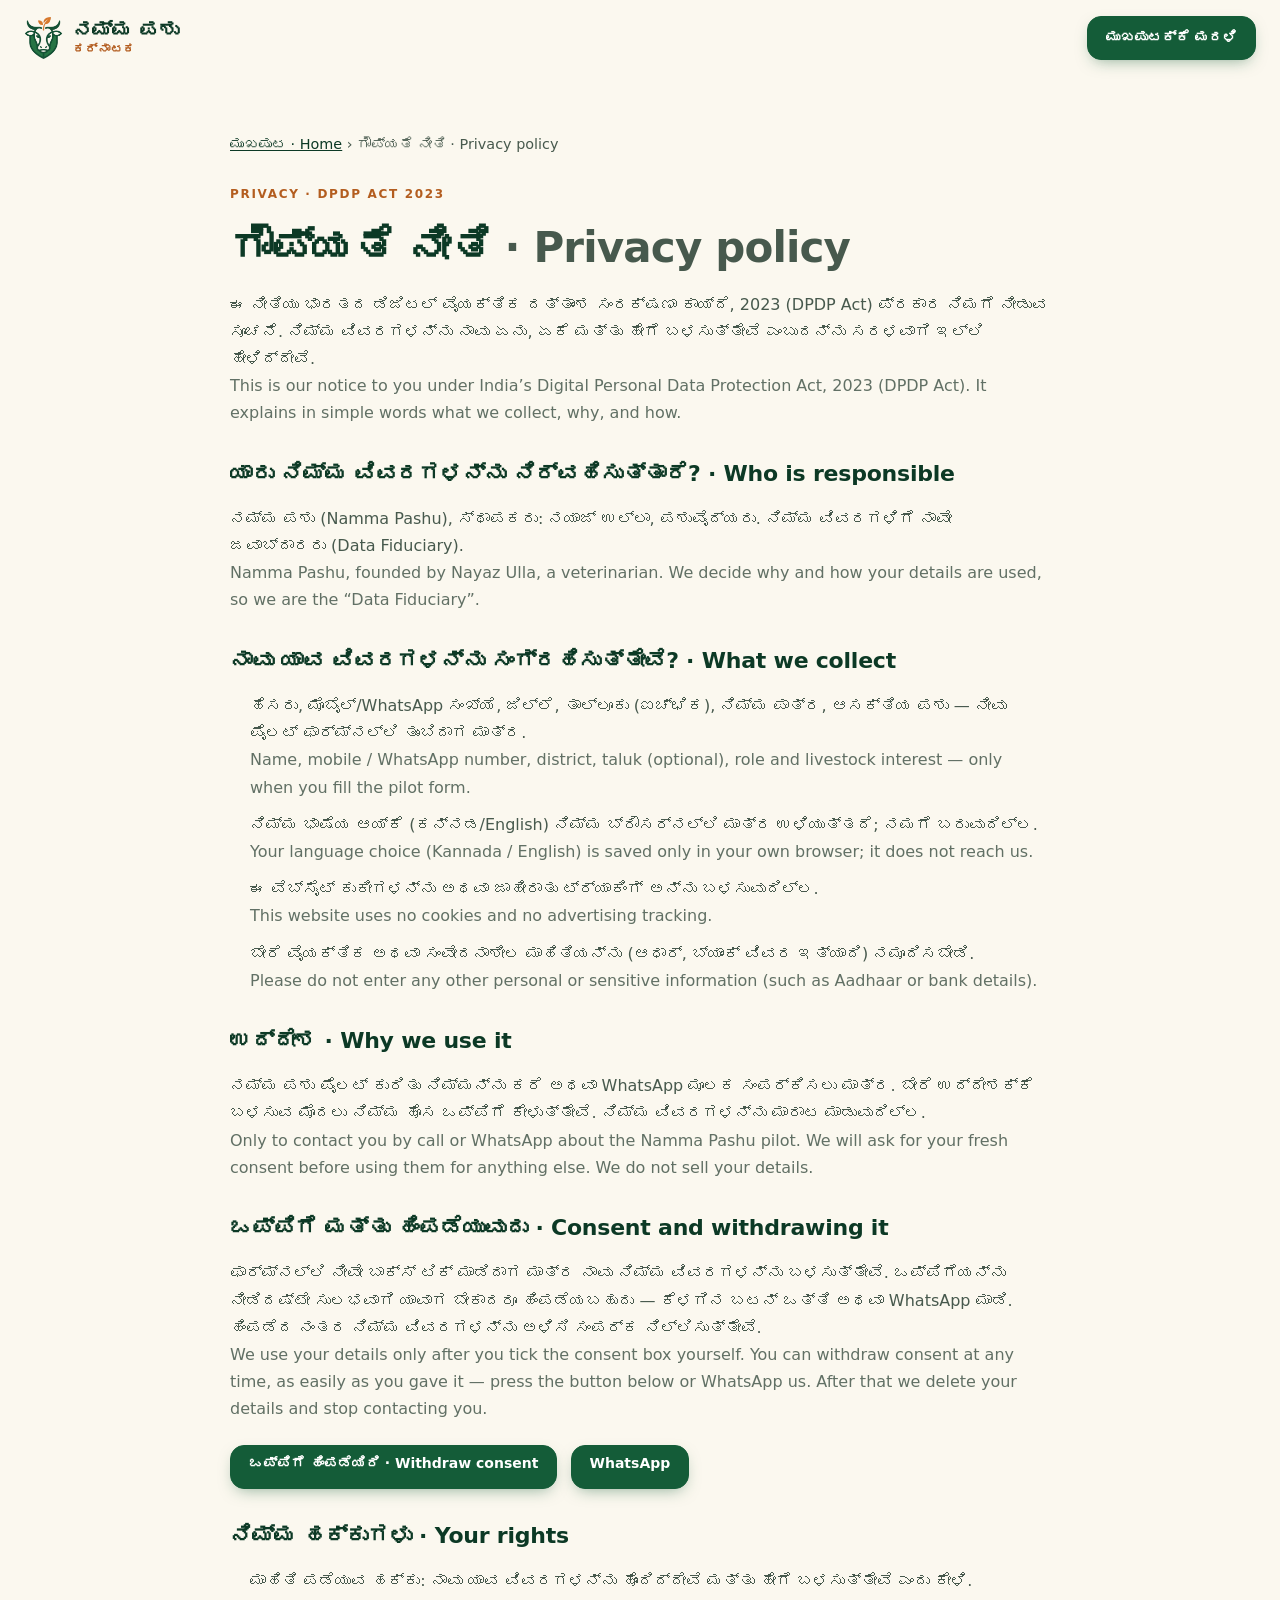
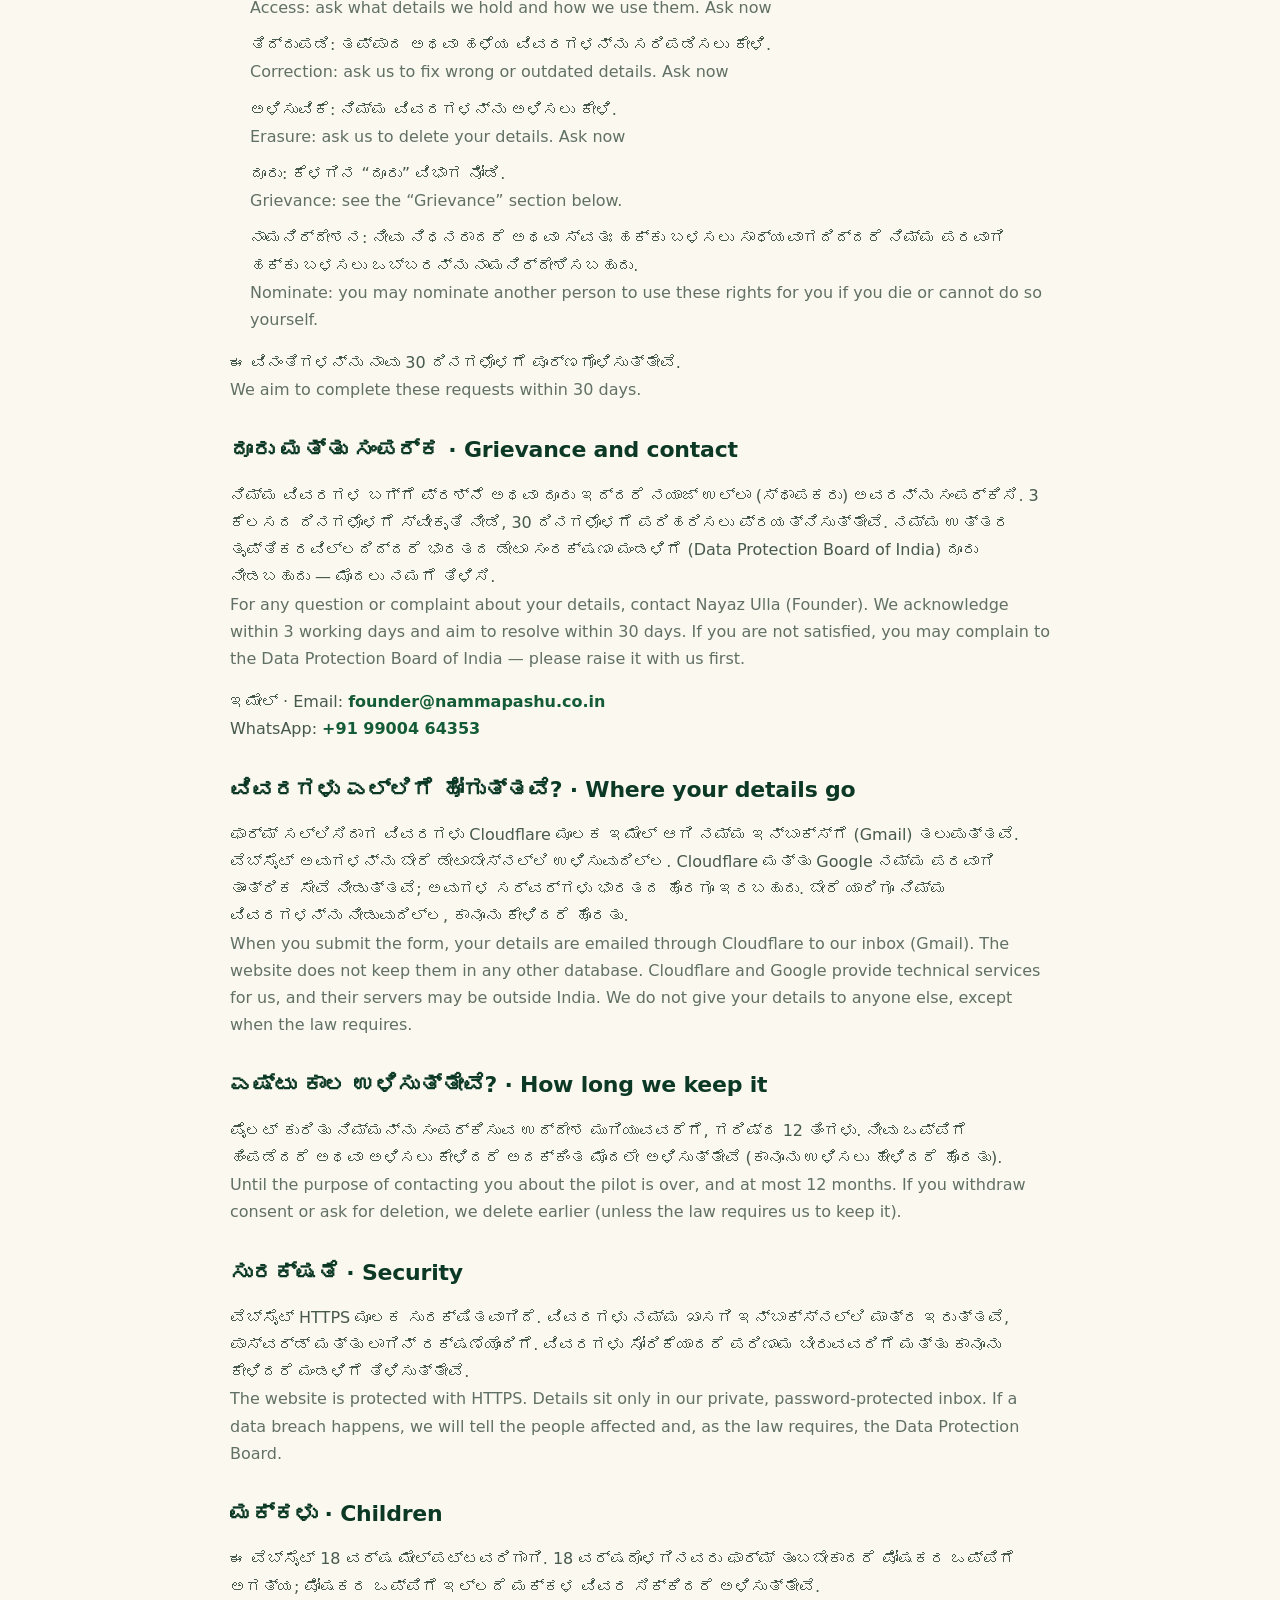
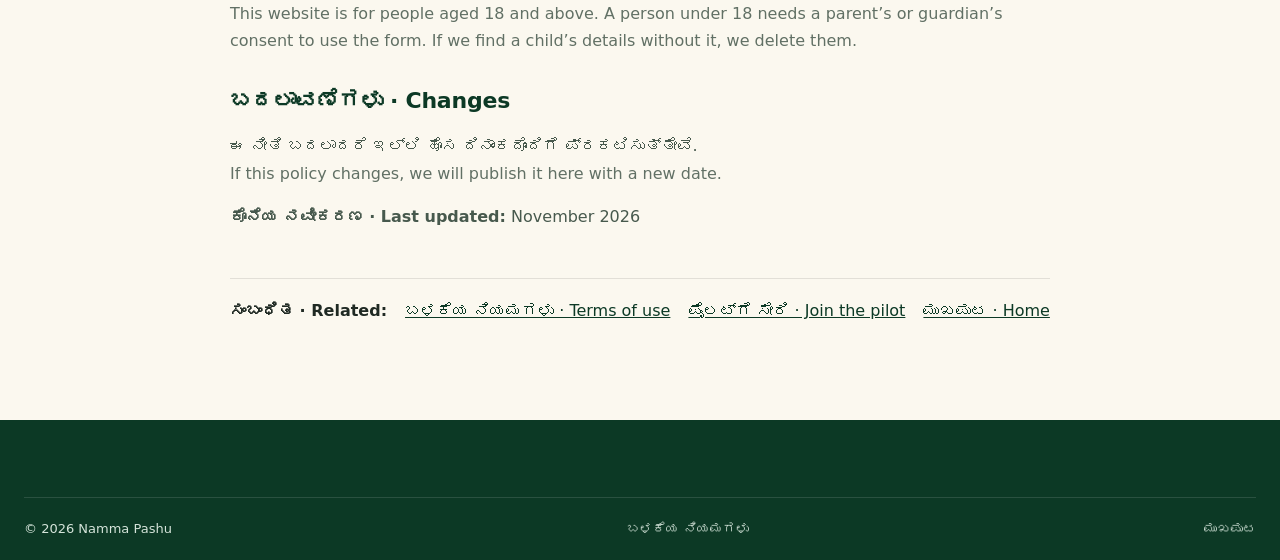
<file: privacy.html>
<!doctype html><html lang="kn"><head><meta charset="utf-8"><meta name="viewport" content="width=device-width,initial-scale=1"><title>ಗೌಪ್ಯತೆ ನೀತಿ | ನಮ್ಮ ಪಶು</title><meta name="description" content="Namma Pashu privacy notice under India’s DPDP Act 2023: what we collect, why, your rights, how to withdraw consent or delete your details. ನಮ್ಮ ಪಶು ಗೌಪ್ಯತೆ ನೀತಿ."><link rel="canonical" href="https://nammapashu.co.in/privacy"><link rel="manifest" href="/site.webmanifest"><meta property="og:type" content="website"><meta property="og:title" content="ಗೌಪ್ಯತೆ ನೀತಿ | ನಮ್ಮ ಪಶು"><meta property="og:description" content="Namma Pashu privacy policy: what details we collect through the pilot form, why, and how to ask us to delete them. ನಮ್ಮ ಪಶು ಗೌಪ್ಯತೆ ನೀತಿ."><meta property="og:url" content="https://nammapashu.co.in/privacy"><meta property="og:image" content="https://nammapashu.co.in/og-image.jpg"><meta name="twitter:card" content="summary_large_image"><script type="application/ld+json">{"@context":"https://schema.org","@type":"BreadcrumbList","itemListElement":[{"@type":"ListItem","position":1,"name":"Home","item":"https://nammapashu.co.in/"},{"@type":"ListItem","position":2,"name":"Privacy policy","item":"https://nammapashu.co.in/privacy"}]}</script><link rel="icon" href="/favicon.ico" sizes="any"><link rel="icon" href="/favicon-32.png" type="image/png" sizes="32x32"><link rel="apple-touch-icon" href="/apple-touch-icon.png"><link rel="stylesheet" href="/styles.css"></head><body><header class="site-header"><a class="brand" href="/"><span class="brand-mark"><img src="/assets/logo-icon.png" alt="" width="39" height="44"></span><span class="brand-copy"><strong>ನಮ್ಮ ಪಶು</strong><small>ಕರ್ನಾಟಕ</small></span></a><a class="button button-small" href="/">ಮುಖಪುಟಕ್ಕೆ ಮರಳಿ</a></header><main class="section section-wrap legal"><nav class="crumbs" aria-label="Breadcrumb"><a href="/">ಮುಖಪುಟ · Home</a> <span aria-hidden="true">›</span> <span aria-current="page">ಗೌಪ್ಯತೆ ನೀತಿ · Privacy policy</span></nav><span class="section-kicker">PRIVACY · DPDP ACT 2023</span><h1>ಗೌಪ್ಯತೆ ನೀತಿ <span style="font-weight:600;color:var(--ink-2)">· Privacy policy</span></h1>
<p>ಈ ನೀತಿಯು ಭಾರತದ ಡಿಜಿಟಲ್ ವೈಯಕ್ತಿಕ ದತ್ತಾಂಶ ಸಂರಕ್ಷಣಾ ಕಾಯ್ದೆ, 2023 (DPDP Act) ಪ್ರಕಾರ ನಿಮಗೆ ನೀಡುವ ಸೂಚನೆ. ನಿಮ್ಮ ವಿವರಗಳನ್ನು ನಾವು ಏನು, ಏಕೆ ಮತ್ತು ಹೇಗೆ ಬಳಸುತ್ತೇವೆ ಎಂಬುದನ್ನು ಸರಳವಾಗಿ ಇಲ್ಲಿ ಹೇಳಿದ್ದೇವೆ.<br><em>This is our notice to you under India’s Digital Personal Data Protection Act, 2023 (DPDP Act). It explains in simple words what we collect, why, and how.</em></p>
<h2 id="who">ಯಾರು ನಿಮ್ಮ ವಿವರಗಳನ್ನು ನಿರ್ವಹಿಸುತ್ತಾರೆ? · Who is responsible</h2><p>ನಮ್ಮ ಪಶು (Namma Pashu), ಸ್ಥಾಪಕರು: ನಯಾಜ್ ಉಲ್ಲಾ, ಪಶುವೈದ್ಯರು. ನಿಮ್ಮ ವಿವರಗಳಿಗೆ ನಾವೇ ಜವಾಬ್ದಾರರು (Data Fiduciary).<br><em>Namma Pashu, founded by Nayaz Ulla, a veterinarian. We decide why and how your details are used, so we are the “Data Fiduciary”.</em></p>
<h2 id="data">ನಾವು ಯಾವ ವಿವರಗಳನ್ನು ಸಂಗ್ರಹಿಸುತ್ತೇವೆ? · What we collect</h2><ul><li>ಹೆಸರು, ಮೊಬೈಲ್/WhatsApp ಸಂಖ್ಯೆ, ಜಿಲ್ಲೆ, ತಾಲ್ಲೂಕು (ಐಚ್ಛಿಕ), ನಿಮ್ಮ ಪಾತ್ರ, ಆಸಕ್ತಿಯ ಪಶು — ನೀವು ಪೈಲಟ್ ಫಾರ್ಮ್‌ನಲ್ಲಿ ತುಂಬಿದಾಗ ಮಾತ್ರ.<br><em>Name, mobile / WhatsApp number, district, taluk (optional), role and livestock interest — only when you fill the pilot form.</em></li><li>ನಿಮ್ಮ ಭಾಷೆಯ ಆಯ್ಕೆ (ಕನ್ನಡ/English) ನಿಮ್ಮ ಬ್ರೌಸರ್‌ನಲ್ಲಿ ಮಾತ್ರ ಉಳಿಯುತ್ತದೆ; ನಮಗೆ ಬರುವುದಿಲ್ಲ.<br><em>Your language choice (Kannada / English) is saved only in your own browser; it does not reach us.</em></li><li>ಈ ವೆಬ್‌ಸೈಟ್ ಕುಕೀಗಳನ್ನು ಅಥವಾ ಜಾಹೀರಾತು ಟ್ರ್ಯಾಕಿಂಗ್ ಅನ್ನು ಬಳಸುವುದಿಲ್ಲ.<br><em>This website uses no cookies and no advertising tracking.</em></li><li>ಬೇರೆ ವೈಯಕ್ತಿಕ ಅಥವಾ ಸಂವೇದನಾಶೀಲ ಮಾಹಿತಿಯನ್ನು (ಆಧಾರ್, ಬ್ಯಾಂಕ್ ವಿವರ ಇತ್ಯಾದಿ) ನಮೂದಿಸಬೇಡಿ.<br><em>Please do not enter any other personal or sensitive information (such as Aadhaar or bank details).</em></li></ul>
<h2 id="purpose">ಉದ್ದೇಶ · Why we use it</h2><p>ನಮ್ಮ ಪಶು ಪೈಲಟ್ ಕುರಿತು ನಿಮ್ಮನ್ನು ಕರೆ ಅಥವಾ WhatsApp ಮೂಲಕ ಸಂಪರ್ಕಿಸಲು ಮಾತ್ರ. ಬೇರೆ ಉದ್ದೇಶಕ್ಕೆ ಬಳಸುವ ಮೊದಲು ನಿಮ್ಮ ಹೊಸ ಒಪ್ಪಿಗೆ ಕೇಳುತ್ತೇವೆ. ನಿಮ್ಮ ವಿವರಗಳನ್ನು ಮಾರಾಟ ಮಾಡುವುದಿಲ್ಲ.<br><em>Only to contact you by call or WhatsApp about the Namma Pashu pilot. We will ask for your fresh consent before using them for anything else. We do not sell your details.</em></p>
<h2 id="consent">ಒಪ್ಪಿಗೆ ಮತ್ತು ಹಿಂಪಡೆಯುವುದು · Consent and withdrawing it</h2><p>ಫಾರ್ಮ್‌ನಲ್ಲಿ ನೀವೇ ಬಾಕ್ಸ್ ಟಿಕ್ ಮಾಡಿದಾಗ ಮಾತ್ರ ನಾವು ನಿಮ್ಮ ವಿವರಗಳನ್ನು ಬಳಸುತ್ತೇವೆ. ಒಪ್ಪಿಗೆಯನ್ನು ನೀಡಿದಷ್ಟೇ ಸುಲಭವಾಗಿ ಯಾವಾಗ ಬೇಕಾದರೂ ಹಿಂಪಡೆಯಬಹುದು — ಕೆಳಗಿನ ಬಟನ್ ಒತ್ತಿ ಅಥವಾ WhatsApp ಮಾಡಿ. ಹಿಂಪಡೆದ ನಂತರ ನಿಮ್ಮ ವಿವರಗಳನ್ನು ಅಳಿಸಿ ಸಂಪರ್ಕ ನಿಲ್ಲಿಸುತ್ತೇವೆ.<br><em>We use your details only after you tick the consent box yourself. You can withdraw consent at any time, as easily as you gave it — press the button below or WhatsApp us. After that we delete your details and stop contacting you.</em></p><p><a class="button button-small" style="display:inline-block;margin:6px 8px 0 0" href="mailto:founder@nammapashu.co.in?subject=Withdraw%20consent%20/%20Delete%20my%20details&body=Name:%0AMobile%20number%20I%20gave:%0APlease%20delete%20my%20details%20and%20stop%20contacting%20me.">ಒಪ್ಪಿಗೆ ಹಿಂಪಡೆಯಿರಿ · Withdraw consent</a> <a class="button button-small" style="display:inline-block;margin:6px 8px 0 0" href="https://wa.me/919900464353?text=Please%20delete%20my%20details%20and%20stop%20contacting%20me.">WhatsApp</a></p>
<h2 id="rights">ನಿಮ್ಮ ಹಕ್ಕುಗಳು · Your rights</h2><ul><li>ಮಾಹಿತಿ ಪಡೆಯುವ ಹಕ್ಕು: ನಾವು ಯಾವ ವಿವರಗಳನ್ನು ಹೊಂದಿದ್ದೇವೆ ಮತ್ತು ಹೇಗೆ ಬಳಸುತ್ತೇವೆ ಎಂದು ಕೇಳಿ.<br><em>Access: ask what details we hold and how we use them. <a href="mailto:founder@nammapashu.co.in?subject=Access%20my%20details&body=Name:%0AMobile%20number%20I%20gave:%0APlease%20tell%20me%20what%20details%20of%20mine%20you%20hold%20and%20how%20you%20use%20them.">Ask now</a></em></li><li>ತಿದ್ದುಪಡಿ: ತಪ್ಪಾದ ಅಥವಾ ಹಳೆಯ ವಿವರಗಳನ್ನು ಸರಿಪಡಿಸಲು ಕೇಳಿ.<br><em>Correction: ask us to fix wrong or outdated details. <a href="mailto:founder@nammapashu.co.in?subject=Correct%20my%20details&body=Name:%0AMobile%20number%20I%20gave:%0APlease%20correct%20my%20details%20as%20follows:%0A">Ask now</a></em></li><li>ಅಳಿಸುವಿಕೆ: ನಿಮ್ಮ ವಿವರಗಳನ್ನು ಅಳಿಸಲು ಕೇಳಿ.<br><em>Erasure: ask us to delete your details. <a href="mailto:founder@nammapashu.co.in?subject=Withdraw%20consent%20/%20Delete%20my%20details&body=Name:%0AMobile%20number%20I%20gave:%0APlease%20delete%20my%20details%20and%20stop%20contacting%20me.">Ask now</a></em></li><li>ದೂರು: ಕೆಳಗಿನ “ದೂರು” ವಿಭಾಗ ನೋಡಿ.<br><em>Grievance: see the “Grievance” section below.</em></li><li>ನಾಮನಿರ್ದೇಶನ: ನೀವು ನಿಧನರಾದರೆ ಅಥವಾ ಸ್ವತಃ ಹಕ್ಕು ಬಳಸಲು ಸಾಧ್ಯವಾಗದಿದ್ದರೆ ನಿಮ್ಮ ಪರವಾಗಿ ಹಕ್ಕು ಬಳಸಲು ಒಬ್ಬರನ್ನು ನಾಮನಿರ್ದೇಶಿಸಬಹುದು.<br><em>Nominate: you may nominate another person to use these rights for you if you die or cannot do so yourself.</em></li></ul>
<p>ಈ ವಿನಂತಿಗಳನ್ನು ನಾವು 30 ದಿನಗಳೊಳಗೆ ಪೂರ್ಣಗೊಳಿಸುತ್ತೇವೆ.<br><em>We aim to complete these requests within 30 days.</em></p>
<h2 id="grievance">ದೂರು ಮತ್ತು ಸಂಪರ್ಕ · Grievance and contact</h2><p>ನಿಮ್ಮ ವಿವರಗಳ ಬಗ್ಗೆ ಪ್ರಶ್ನೆ ಅಥವಾ ದೂರು ಇದ್ದರೆ ನಯಾಜ್ ಉಲ್ಲಾ (ಸ್ಥಾಪಕರು) ಅವರನ್ನು ಸಂಪರ್ಕಿಸಿ. 3 ಕೆಲಸದ ದಿನಗಳೊಳಗೆ ಸ್ವೀಕೃತಿ ನೀಡಿ, 30 ದಿನಗಳೊಳಗೆ ಪರಿಹರಿಸಲು ಪ್ರಯತ್ನಿಸುತ್ತೇವೆ. ನಮ್ಮ ಉತ್ತರ ತೃಪ್ತಿಕರವಿಲ್ಲದಿದ್ದರೆ ಭಾರತದ ಡೇಟಾ ಸಂರಕ್ಷಣಾ ಮಂಡಳಿಗೆ (Data Protection Board of India) ದೂರು ನೀಡಬಹುದು — ಮೊದಲು ನಮಗೆ ತಿಳಿಸಿ.<br><em>For any question or complaint about your details, contact Nayaz Ulla (Founder). We acknowledge within 3 working days and aim to resolve within 30 days. If you are not satisfied, you may complain to the Data Protection Board of India — please raise it with us first.</em></p><p>ಇಮೇಲ್ · Email: <a href="mailto:founder@nammapashu.co.in?subject=Grievance%20about%20my%20personal%20data&body=Name:%0AMobile%20number%20I%20gave:%0AMy%20complaint:%0A" style="color:var(--green);font-weight:700">founder@nammapashu.co.in</a><br>WhatsApp: <a href="https://wa.me/919900464353" style="color:var(--green);font-weight:700">+91 99004 64353</a></p>
<h2 id="sharing">ವಿವರಗಳು ಎಲ್ಲಿಗೆ ಹೋಗುತ್ತವೆ? · Where your details go</h2><p>ಫಾರ್ಮ್ ಸಲ್ಲಿಸಿದಾಗ ವಿವರಗಳು Cloudflare ಮೂಲಕ ಇಮೇಲ್ ಆಗಿ ನಮ್ಮ ಇನ್‌ಬಾಕ್ಸ್‌ಗೆ (Gmail) ತಲುಪುತ್ತವೆ. ವೆಬ್‌ಸೈಟ್ ಅವುಗಳನ್ನು ಬೇರೆ ಡೇಟಾಬೇಸ್‌ನಲ್ಲಿ ಉಳಿಸುವುದಿಲ್ಲ. Cloudflare ಮತ್ತು Google ನಮ್ಮ ಪರವಾಗಿ ತಾಂತ್ರಿಕ ಸೇವೆ ನೀಡುತ್ತವೆ; ಅವುಗಳ ಸರ್ವರ್‌ಗಳು ಭಾರತದ ಹೊರಗೂ ಇರಬಹುದು. ಬೇರೆ ಯಾರಿಗೂ ನಿಮ್ಮ ವಿವರಗಳನ್ನು ನೀಡುವುದಿಲ್ಲ, ಕಾನೂನು ಕೇಳಿದರೆ ಹೊರತು.<br><em>When you submit the form, your details are emailed through Cloudflare to our inbox (Gmail). The website does not keep them in any other database. Cloudflare and Google provide technical services for us, and their servers may be outside India. We do not give your details to anyone else, except when the law requires.</em></p>
<h2 id="retention">ಎಷ್ಟು ಕಾಲ ಉಳಿಸುತ್ತೇವೆ? · How long we keep it</h2><p>ಪೈಲಟ್ ಕುರಿತು ನಿಮ್ಮನ್ನು ಸಂಪರ್ಕಿಸುವ ಉದ್ದೇಶ ಮುಗಿಯುವವರೆಗೆ, ಗರಿಷ್ಠ 12 ತಿಂಗಳು. ನೀವು ಒಪ್ಪಿಗೆ ಹಿಂಪಡೆದರೆ ಅಥವಾ ಅಳಿಸಲು ಕೇಳಿದರೆ ಅದಕ್ಕಿಂತ ಮೊದಲೇ ಅಳಿಸುತ್ತೇವೆ (ಕಾನೂನು ಉಳಿಸಲು ಹೇಳಿದರೆ ಹೊರತು).<br><em>Until the purpose of contacting you about the pilot is over, and at most 12 months. If you withdraw consent or ask for deletion, we delete earlier (unless the law requires us to keep it).</em></p>
<h2 id="security">ಸುರಕ್ಷತೆ · Security</h2><p>ವೆಬ್‌ಸೈಟ್ HTTPS ಮೂಲಕ ಸುರಕ್ಷಿತವಾಗಿದೆ. ವಿವರಗಳು ನಮ್ಮ ಖಾಸಗಿ ಇನ್‌ಬಾಕ್ಸ್‌ನಲ್ಲಿ ಮಾತ್ರ ಇರುತ್ತವೆ, ಪಾಸ್‌ವರ್ಡ್ ಮತ್ತು ಲಾಗಿನ್ ರಕ್ಷಣೆಯೊಂದಿಗೆ. ವಿವರಗಳು ಸೋರಿಕೆಯಾದರೆ ಪರಿಣಾಮ ಬೀರುವವರಿಗೆ ಮತ್ತು ಕಾನೂನು ಕೇಳಿದರೆ ಮಂಡಳಿಗೆ ತಿಳಿಸುತ್ತೇವೆ.<br><em>The website is protected with HTTPS. Details sit only in our private, password-protected inbox. If a data breach happens, we will tell the people affected and, as the law requires, the Data Protection Board.</em></p>
<h2 id="children">ಮಕ್ಕಳು · Children</h2><p>ಈ ವೆಬ್‌ಸೈಟ್ 18 ವರ್ಷ ಮೇಲ್ಪಟ್ಟವರಿಗಾಗಿ. 18 ವರ್ಷದೊಳಗಿನವರು ಫಾರ್ಮ್ ತುಂಬಬೇಕಾದರೆ ಪೋಷಕರ ಒಪ್ಪಿಗೆ ಅಗತ್ಯ; ಪೋಷಕರ ಒಪ್ಪಿಗೆ ಇಲ್ಲದೆ ಮಕ್ಕಳ ವಿವರ ಸಿಕ್ಕಿದರೆ ಅಳಿಸುತ್ತೇವೆ.<br><em>This website is for people aged 18 and above. A person under 18 needs a parent’s or guardian’s consent to use the form. If we find a child’s details without it, we delete them.</em></p>
<h2 id="changes">ಬದಲಾವಣೆಗಳು · Changes</h2><p>ಈ ನೀತಿ ಬದಲಾದರೆ ಇಲ್ಲಿ ಹೊಸ ದಿನಾಂಕದೊಂದಿಗೆ ಪ್ರಕಟಿಸುತ್ತೇವೆ.<br><em>If this policy changes, we will publish it here with a new date.</em></p>
<p><strong>ಕೊನೆಯ ನವೀಕರಣ · Last updated:</strong> November 2026</p><nav class="related" aria-label="Related"><strong>ಸಂಬಂಧಿತ · Related:</strong> <a href="/terms">ಬಳಕೆಯ ನಿಯಮಗಳು · Terms of use</a> <a href="/#pilot">ಪೈಲಟ್‌ಗೆ ಸೇರಿ · Join the pilot</a> <a href="/">ಮುಖಪುಟ · Home</a></nav></main><footer class="site-footer"><div class="footer-bottom section-wrap"><span>© 2026 Namma Pashu</span><a href="/terms">ಬಳಕೆಯ ನಿಯಮಗಳು</a><a href="/">ಮುಖಪುಟ</a></div></footer></body></html>
</file>
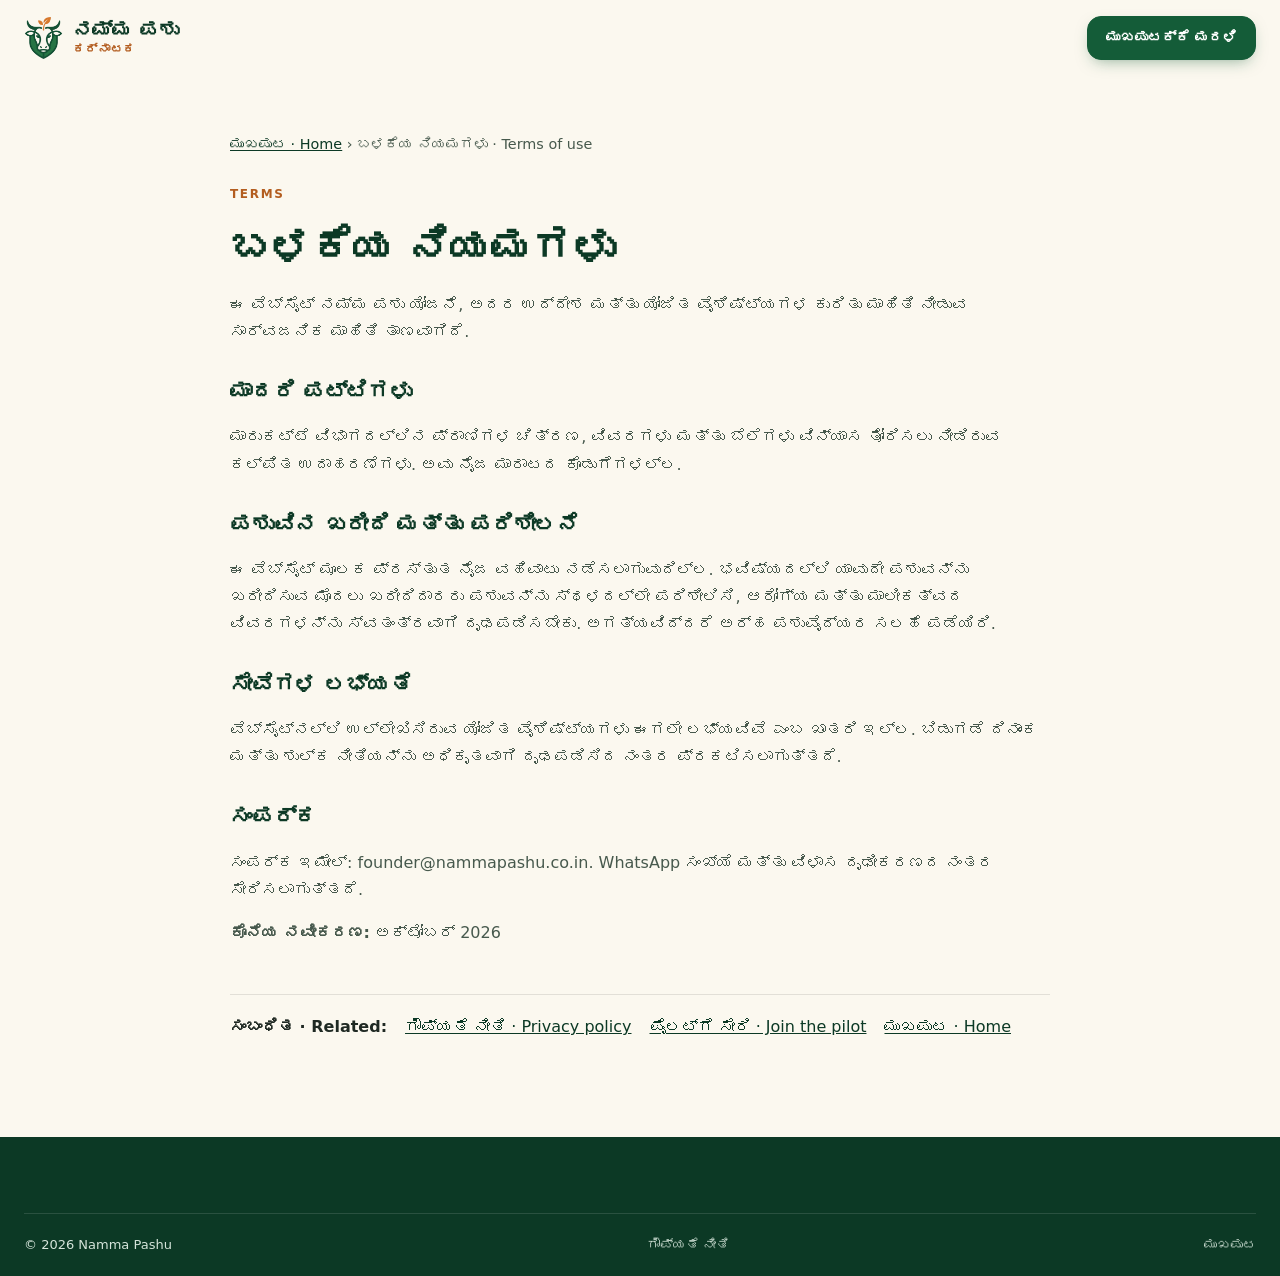
<file: terms.html>
<!doctype html><html lang="kn"><head><meta charset="utf-8"><meta name="viewport" content="width=device-width,initial-scale=1"><title>ಬಳಕೆಯ ನಿಯಮಗಳು | ನಮ್ಮ ಪಶು</title><meta name="description" content="Terms of use for the Namma Pashu website and pilot: planned services, sample listings and your responsibilities. ನಮ್ಮ ಪಶು ಬಳಕೆಯ ನಿಯಮಗಳು."><link rel="canonical" href="https://nammapashu.co.in/terms"><link rel="manifest" href="/site.webmanifest"><meta property="og:type" content="website"><meta property="og:title" content="ಬಳಕೆಯ ನಿಯಮಗಳು | ನಮ್ಮ ಪಶು"><meta property="og:description" content="Terms of use for the Namma Pashu website and pilot: planned services, sample listings and your responsibilities. ನಮ್ಮ ಪಶು ಬಳಕೆಯ ನಿಯಮಗಳು."><meta property="og:url" content="https://nammapashu.co.in/terms"><meta property="og:image" content="https://nammapashu.co.in/og-image.jpg"><meta name="twitter:card" content="summary_large_image"><script type="application/ld+json">{"@context":"https://schema.org","@type":"BreadcrumbList","itemListElement":[{"@type":"ListItem","position":1,"name":"Home","item":"https://nammapashu.co.in/"},{"@type":"ListItem","position":2,"name":"Terms of use","item":"https://nammapashu.co.in/terms"}]}</script><link rel="icon" href="/favicon.ico" sizes="any"><link rel="icon" href="/favicon-32.png" type="image/png" sizes="32x32"><link rel="apple-touch-icon" href="/apple-touch-icon.png"><link rel="stylesheet" href="/styles.css"></head><body><header class="site-header"><a class="brand" href="/"><span class="brand-mark"><img src="/assets/logo-icon.png" alt="" width="39" height="44"></span><span class="brand-copy"><strong>ನಮ್ಮ ಪಶು</strong><small>ಕರ್ನಾಟಕ</small></span></a><a class="button button-small" href="/">ಮುಖಪುಟಕ್ಕೆ ಮರಳಿ</a></header><main class="section section-wrap legal"><nav class="crumbs" aria-label="Breadcrumb"><a href="/">ಮುಖಪುಟ · Home</a> <span aria-hidden="true">›</span> <span aria-current="page">ಬಳಕೆಯ ನಿಯಮಗಳು · Terms of use</span></nav><span class="section-kicker">TERMS</span><h1>ಬಳಕೆಯ ನಿಯಮಗಳು</h1><p>ಈ ವೆಬ್‌ಸೈಟ್ ನಮ್ಮ ಪಶು ಯೋಜನೆ, ಅದರ ಉದ್ದೇಶ ಮತ್ತು ಯೋಜಿತ ವೈಶಿಷ್ಟ್ಯಗಳ ಕುರಿತು ಮಾಹಿತಿ ನೀಡುವ ಸಾರ್ವಜನಿಕ ಮಾಹಿತಿ ತಾಣವಾಗಿದೆ.</p><h2>ಮಾದರಿ ಪಟ್ಟಿಗಳು</h2><p>ಮಾರುಕಟ್ಟೆ ವಿಭಾಗದಲ್ಲಿನ ಪ್ರಾಣಿಗಳ ಚಿತ್ರಣ, ವಿವರಗಳು ಮತ್ತು ಬೆಲೆಗಳು ವಿನ್ಯಾಸ ತೋರಿಸಲು ನೀಡಿರುವ ಕಲ್ಪಿತ ಉದಾಹರಣೆಗಳು. ಅವು ನೈಜ ಮಾರಾಟದ ಕೊಡುಗೆಗಳಲ್ಲ.</p><h2>ಪಶುವಿನ ಖರೀದಿ ಮತ್ತು ಪರಿಶೀಲನೆ</h2><p>ಈ ವೆಬ್‌ಸೈಟ್ ಮೂಲಕ ಪ್ರಸ್ತುತ ನೈಜ ವಹಿವಾಟು ನಡೆಸಲಾಗುವುದಿಲ್ಲ. ಭವಿಷ್ಯದಲ್ಲಿ ಯಾವುದೇ ಪಶುವನ್ನು ಖರೀದಿಸುವ ಮೊದಲು ಖರೀದಿದಾರರು ಪಶುವನ್ನು ಸ್ಥಳದಲ್ಲೇ ಪರಿಶೀಲಿಸಿ, ಆರೋಗ್ಯ ಮತ್ತು ಮಾಲೀಕತ್ವದ ವಿವರಗಳನ್ನು ಸ್ವತಂತ್ರವಾಗಿ ದೃಢಪಡಿಸಬೇಕು. ಅಗತ್ಯವಿದ್ದರೆ ಅರ್ಹ ಪಶುವೈದ್ಯರ ಸಲಹೆ ಪಡೆಯಿರಿ.</p><h2>ಸೇವೆಗಳ ಲಭ್ಯತೆ</h2><p>ವೆಬ್‌ಸೈಟ್‌ನಲ್ಲಿ ಉಲ್ಲೇಖಿಸಿರುವ ಯೋಜಿತ ವೈಶಿಷ್ಟ್ಯಗಳು ಈಗಲೇ ಲಭ್ಯವಿವೆ ಎಂಬ ಖಾತರಿ ಇಲ್ಲ. ಬಿಡುಗಡೆ ದಿನಾಂಕ ಮತ್ತು ಶುಲ್ಕ ನೀತಿಯನ್ನು ಅಧಿಕೃತವಾಗಿ ದೃಢಪಡಿಸಿದ ನಂತರ ಪ್ರಕಟಿಸಲಾಗುತ್ತದೆ.</p><h2>ಸಂಪರ್ಕ</h2><p>ಸಂಪರ್ಕ ಇಮೇಲ್: <a href="mailto:founder@nammapashu.co.in">founder@nammapashu.co.in</a>. WhatsApp ಸಂಖ್ಯೆ ಮತ್ತು ವಿಳಾಸ ದೃಢೀಕರಣದ ನಂತರ ಸೇರಿಸಲಾಗುತ್ತದೆ.</p><p><strong>ಕೊನೆಯ ನವೀಕರಣ:</strong> ಅಕ್ಟೋಬರ್ 2026</p><nav class="related" aria-label="Related"><strong>ಸಂಬಂಧಿತ · Related:</strong> <a href="/privacy">ಗೌಪ್ಯತೆ ನೀತಿ · Privacy policy</a> <a href="/#pilot">ಪೈಲಟ್‌ಗೆ ಸೇರಿ · Join the pilot</a> <a href="/">ಮುಖಪುಟ · Home</a></nav></main><footer class="site-footer"><div class="footer-bottom section-wrap"><span>© 2026 Namma Pashu</span><a href="/privacy">ಗೌಪ್ಯತೆ ನೀತಿ</a><a href="/">ಮುಖಪುಟ</a></div></footer></body></html>
</file>
<file: styles.css>
/* ==========================================================
   Namma Pashu — design system + styles
   Tokens → base → components → sections → responsive
   ========================================================== */

:root{
  /* Colour */
  --green:#145C38; --green-700:#0F4A2D; --green-900:#0C3925; --green-500:#1E7A4A;
  --ivory:#FBF8EF; --white:#FFFFFF; --sage:#E6F0DF; --sage-200:#D5E5CC;
  --orange:#D97732; --orange-700:#B35D1F; --orange-50:#FDF0E3;
  --ink:#1F2923; --ink-2:#55695C; --line:rgba(20,92,56,.14); --line-strong:rgba(20,92,56,.28);
  --danger:#B3261E; --danger-50:#FCECEA;
  /* Type */
  --font-kn:'Noto Sans Kannada','Plus Jakarta Sans',system-ui,sans-serif;
  --font-en:'Plus Jakarta Sans','Noto Sans Kannada',system-ui,sans-serif;
  /* Space (8pt base, 4pt sub-grid) */
  --s1:4px; --s2:8px; --s3:12px; --s4:16px; --s5:24px; --s6:32px; --s7:48px; --s8:72px; --s9:96px;
  /* Radii */
  --r-sm:8px; --r:14px; --r-lg:20px; --r-xl:24px; --r-pill:999px;
  /* Shadows (forest-tinted, layered) */
  --sh-1:0 1px 2px rgba(12,57,37,.06),0 2px 8px -2px rgba(12,57,37,.08);
  --sh-2:0 2px 6px -1px rgba(12,57,37,.07),0 14px 32px -10px rgba(12,57,37,.18);
  --sh-3:0 8px 16px -6px rgba(12,57,37,.14),0 30px 60px -20px rgba(12,57,37,.30);
  --wrap:1240px; --gutter:24px; --header-h:76px;
  --ease:cubic-bezier(.2,.7,.2,1);
}
@media (max-width:640px){:root{--gutter:16px;--header-h:64px}}

*,*::before,*::after{box-sizing:border-box}
html{scroll-behavior:smooth;scroll-padding-top:calc(var(--header-h) + 16px);-webkit-text-size-adjust:100%}
body{margin:0;background:var(--ivory);color:var(--ink);font-family:var(--font-kn);font-size:16px;line-height:1.7;overflow-x:hidden;-webkit-font-smoothing:antialiased}
html[lang="en"] body{font-family:var(--font-en);line-height:1.6}
img{max-width:100%;display:block}
a{color:inherit;text-decoration:none}
h1,h2,h3,h4,p,ul,ol,dl,dd,figure{margin:0}
ul,ol{padding:0;list-style:none}
button,input,select{font:inherit;color:inherit}
button{cursor:pointer}
.hidden{display:none!important}
.sr-only{position:absolute;width:1px;height:1px;overflow:hidden;clip:rect(0 0 0 0);white-space:nowrap}
.wrap{width:min(var(--wrap),100% - var(--gutter)*2);margin-inline:auto}
.muted{color:var(--ink-2)}
.icon{width:20px;height:20px;flex:none;fill:none;stroke:currentColor;stroke-width:1.8;stroke-linecap:round;stroke-linejoin:round}
:focus-visible{outline:3px solid var(--orange);outline-offset:3px;border-radius:6px}
.skip-link{position:absolute;left:12px;top:-60px;background:var(--green);color:#fff;padding:10px 16px;border-radius:var(--r-sm);z-index:100;transition:top .2s}
.skip-link:focus{top:12px}

/* ---------- Typography ---------- */
h1,h2,h3{font-weight:700;letter-spacing:-.01em;color:var(--green-900)}
h1{font-size:clamp(32px,4vw,56px);line-height:1.28;font-weight:800;letter-spacing:-.02em}
h1 em{font-style:normal;color:var(--green)}
h2{font-size:clamp(26px,3vw,40px);line-height:1.38}
h3{font-size:19px;line-height:1.5}
html[lang="en"] h1{line-height:1.14;letter-spacing:-.03em}
html[lang="en"] h2{line-height:1.2}
.lead{font-size:clamp(16px,1.3vw,18px);line-height:1.9;color:var(--ink-2);max-width:56ch}
html[lang="en"] .lead{line-height:1.65}

/* ---------- Buttons / chips / badges ---------- */
.button{display:inline-flex;align-items:center;justify-content:center;gap:10px;min-height:52px;padding:12px 24px;border-radius:var(--r);border:1.5px solid var(--green);background:var(--green);color:#fff;font-weight:700;font-size:15px;line-height:1.4;box-shadow:0 6px 16px -6px rgba(20,92,56,.5);transition:transform .2s var(--ease),box-shadow .2s var(--ease),background .2s,color .2s}
.button:hover{background:var(--green-700);transform:translateY(-2px);box-shadow:0 12px 22px -8px rgba(20,92,56,.55)}
.button:active{transform:translateY(0)}
.button .icon{width:18px;height:18px}
.button-outline{background:transparent;color:var(--green);box-shadow:none}
.button-outline:hover{background:var(--sage);color:var(--green-900);box-shadow:none}
.button-orange{background:var(--orange);border-color:var(--orange);box-shadow:0 8px 18px -8px rgba(217,119,50,.7)}
.button-orange:hover{background:var(--orange-700);border-color:var(--orange-700)}
.button-small{min-height:44px;padding:8px 18px;font-size:14px}
.button-block{width:100%}
.button-disabled,.button:disabled{background:#E3E7DF;border-color:#E3E7DF;color:#6E7B72;box-shadow:none;cursor:not-allowed;transform:none}
.chip{display:inline-flex;align-items:center;gap:8px;padding:6px 14px;border-radius:var(--r-pill);font-size:13px;font-weight:600;line-height:1.5}
.chip-green{background:var(--sage);color:var(--green);border:1px solid var(--line)}
.chip-orange{background:var(--orange-50);color:var(--orange-700);border:1px solid rgba(217,119,50,.25)}
.chip-onDark{background:rgba(255,255,255,.12);color:#F6E6D2;border:1px solid rgba(255,255,255,.2)}
.chip .icon{width:16px;height:16px}
.badge{display:inline-flex;align-items:center;padding:3px 12px;border-radius:var(--r-pill);font-size:12px;font-weight:700;line-height:1.6}
.badge-plan{background:var(--orange-50);color:var(--orange-700);border:1px solid rgba(217,119,50,.3)}
.badge-design{background:#EEF1FB;color:#3B4FA0;border:1px solid #C9D2F2}
.badge-live{background:var(--sage);color:var(--green);border:1px solid var(--line-strong)}
.text-link{display:inline-flex;align-items:center;gap:8px;color:var(--green);font-weight:700;border-bottom:2px solid var(--sage-200);padding-bottom:2px;transition:gap .2s,border-color .2s}
.text-link:hover{gap:12px;border-color:var(--orange)}

/* ---------- Alerts ---------- */
.alert{display:flex;gap:12px;align-items:flex-start;padding:14px 16px;border-radius:var(--r);font-size:14px;line-height:1.7}
.alert .icon{margin-top:3px}
.alert-warn{background:var(--orange-50);border:1px solid rgba(217,119,50,.35);color:#7A3E0E}
.alert-info{background:var(--sage);border:1px solid var(--line);color:var(--green-900)}
.alert-error{background:var(--danger-50);border:1px solid rgba(179,38,30,.35);color:#7A1812}
.alert-success{background:#E4F3E6;border:1px solid rgba(20,92,56,.35);color:var(--green-900)}

/* ---------- Header ---------- */
.site-header{position:sticky;top:0;z-index:50;background:rgba(251,248,239,.92);backdrop-filter:blur(14px);-webkit-backdrop-filter:blur(14px);border-bottom:1px solid transparent;transition:border-color .25s,box-shadow .25s}
.site-header.scrolled{border-color:var(--line);box-shadow:0 8px 24px -16px rgba(12,57,37,.3)}
.header-inner{width:min(var(--wrap),100% - var(--gutter)*2);margin-inline:auto;height:var(--header-h);display:flex;align-items:center;gap:var(--s5)}
.brand{display:flex;align-items:center;gap:10px;flex:none}
.brand-mark img{width:44px;height:44px}
.brand-copy{display:flex;flex-direction:column;line-height:1.2}
.brand-copy strong{font-size:20px;font-weight:800;color:var(--green-900);letter-spacing:-.01em}
.brand-copy small{font-size:11px;font-weight:600;color:var(--orange-700);letter-spacing:.06em;font-family:var(--font-en)}
.main-nav{display:flex;align-items:center;justify-content:center;gap:clamp(14px,1.8vw,28px);flex:1}
.main-nav a{font-size:15px;font-weight:600;color:var(--ink);padding:8px 2px;position:relative;white-space:nowrap}
.main-nav a:not(.button)::after{content:"";position:absolute;left:0;right:0;bottom:2px;height:2px;background:var(--orange);transform:scaleX(0);transform-origin:left;transition:transform .25s var(--ease)}
.main-nav a:hover::after{transform:scaleX(1)}
.nav-mobile-only{display:none}
.header-actions{display:flex;align-items:center;gap:12px;flex:none;margin-left:auto}
.lang-switch{display:flex;padding:3px;background:var(--sage);border:1px solid var(--line);border-radius:12px}
.lang-switch button{min-height:38px;min-width:48px;padding:0 12px;border:0;background:transparent;border-radius:9px;font-weight:700;font-size:14px;color:var(--ink-2);transition:background .2s,color .2s}
.lang-switch button.is-active{background:var(--green);color:#fff;box-shadow:var(--sh-1)}
.menu-toggle{display:none;width:48px;height:48px;border:1px solid var(--line);background:var(--white);border-radius:12px;align-items:center;justify-content:center;color:var(--green)}
.menu-toggle .icon-close{display:none}
.menu-toggle[aria-expanded="true"] .icon-open{display:none}
.menu-toggle[aria-expanded="true"] .icon-close{display:block}

/* ---------- Hero ---------- */
.hero{padding-top:clamp(32px,5vw,64px);position:relative;background:radial-gradient(900px 500px at 85% 0%,var(--sage) 0%,transparent 70%),var(--ivory)}
.hero-grid{display:grid;grid-template-columns:minmax(0,1.02fr) minmax(0,.98fr);gap:clamp(32px,4vw,64px);align-items:center}
.hero-copy{display:flex;flex-direction:column;align-items:flex-start;gap:24px}
.hero-actions{display:flex;gap:12px;flex-wrap:wrap}
.hero-note{display:flex;gap:10px;align-items:flex-start;font-size:14px;color:var(--ink-2)}
.hero-note .icon{width:18px;height:18px;margin-top:4px;color:var(--orange)}
.hero-visual{position:relative;padding:0 0 56px 0}
.hero-photo{border-radius:var(--r-xl);overflow:hidden;box-shadow:var(--sh-3);aspect-ratio:5/4;background:var(--sage);position:relative}
.hero-photo::after{content:"";position:absolute;inset:0;background:linear-gradient(180deg,transparent 60%,rgba(12,57,37,.28));pointer-events:none}
.hero-photo img{width:100%;height:100%;object-fit:cover;object-position:50% 30%}
.hero-sample{position:absolute;left:-20px;bottom:0;display:flex;align-items:center;gap:14px;background:var(--white);padding:12px 18px 12px 12px;border-radius:var(--r-lg);box-shadow:var(--sh-2);border:1px solid var(--line);max-width:330px}
.hero-sample img{width:84px;height:62px;object-fit:cover;border-radius:10px}
.hero-sample b{display:block;font-size:15px;line-height:1.4}
.hero-sample small{display:block;font-size:12px;color:var(--ink-2);line-height:1.5}
.hero-sample strong{font-family:var(--font-en);color:var(--orange-700);font-size:18px;font-variant-numeric:tabular-nums}
.phone{position:absolute;right:-12px;bottom:-8px;width:158px;text-align:center}
.phone-frame{background:#101914;border-radius:28px;padding:6px;box-shadow:var(--sh-3),0 0 0 1px rgba(255,255,255,.08) inset;transform:rotate(3deg);transform-origin:bottom center}
.phone-notch{position:absolute;top:10px;left:50%;width:38px;height:9px;border-radius:9px;background:#101914;transform:translateX(-50%) rotate(3deg);z-index:2}
.phone-screen{background:var(--ivory);border-radius:23px;padding:20px 8px 10px;display:flex;flex-direction:column;gap:6px;aspect-ratio:9/17;overflow:hidden;text-align:left}
.ph-top{display:flex;align-items:center;gap:5px;font-size:10px;color:var(--green-900)}
.ph-logo img{width:16px;height:16px}
.ph-search{display:flex;align-items:center;gap:5px;background:#fff;border:1px solid var(--line);border-radius:8px;padding:4px 6px;font-size:8.5px;color:var(--ink-2)}
.ph-search span{flex:1;line-height:1.5}
.ph-search .icon{width:10px;height:10px}
.ph-tabs{display:flex;gap:4px}
.ph-tabs i{font-style:normal;font-size:8px;padding:1px 7px;border-radius:99px;background:var(--sage);color:var(--green);line-height:1.6}
.ph-tabs i.on{background:var(--green);color:#fff}
.ph-card{background:#fff;border:1px solid var(--line);border-radius:9px;padding:4px;display:flex;flex-direction:column;gap:1px}
.ph-card img{width:100%;aspect-ratio:5/3;object-fit:cover;border-radius:6px}
.ph-card b{font-size:9px;line-height:1.5;color:var(--green-900)}
.ph-card small{font-size:8px;color:var(--ink-2);line-height:1.3}
.phone figcaption{margin-top:10px;font-size:11px;font-weight:600;color:var(--ink-2);background:rgba(251,248,239,.9);border-radius:99px;padding:2px 8px;display:inline-block}
.trust-strip{display:grid;grid-template-columns:repeat(4,1fr);gap:0;margin-top:clamp(8px,2vw,24px);background:var(--white);border:1px solid var(--line);border-radius:var(--r-lg);box-shadow:var(--sh-2);transform:translateY(50%);position:relative;z-index:2}
.trust-strip li{display:flex;align-items:center;gap:14px;padding:20px 22px;border-right:1px solid var(--line)}
.trust-strip li:last-child{border-right:0}
.trust-strip b{display:block;font-size:15px;line-height:1.5}
.trust-strip small{display:block;font-size:13px;color:var(--ink-2);line-height:1.5}
.ico{display:grid;place-items:center;width:44px;height:44px;border-radius:12px;background:var(--sage);color:var(--green);flex:none}
.ico-orange{background:var(--orange-50);color:var(--orange-700)}
.hero{padding-bottom:56px}

/* ---------- Sections ---------- */
.section{padding-block:clamp(64px,8vw,112px)}
.hero + .section{padding-top:clamp(72px,8vw,104px)}
.section-sage{background:var(--sage)}
.section-head{display:flex;flex-direction:column;align-items:center;text-align:center;gap:14px;margin-bottom:clamp(32px,4vw,56px)}
.section-head p{color:var(--ink-2);max-width:62ch}
.section-head-split{flex-direction:row;align-items:flex-end;justify-content:space-between;text-align:left;gap:32px}
.section-head-split>div{display:flex;flex-direction:column;align-items:flex-start;gap:14px}
.section-head-split p{max-width:44ch}

/* How it works */
.steps{display:grid;grid-template-columns:repeat(4,1fr);gap:24px;counter-reset:s;position:relative}
.step{position:relative;background:var(--white);border:1px solid var(--line);border-radius:var(--r-lg);padding:28px 24px 26px;box-shadow:var(--sh-1);display:flex;flex-direction:column;gap:12px;transition:transform .3s var(--ease),box-shadow .3s var(--ease)}
.step:hover{transform:translateY(-4px);box-shadow:var(--sh-2)}
.step:not(:last-child)::after{content:"";position:absolute;top:56px;right:-24px;width:24px;border-top:2px dashed var(--orange);opacity:.7}
.step-ico{display:grid;place-items:center;width:64px;height:64px;border-radius:50%;background:var(--sage);color:var(--green);box-shadow:0 0 0 6px var(--ivory),0 0 0 7px var(--line)}
.step-ico .icon{width:28px;height:28px}
.step-ico-orange{background:var(--orange-50);color:var(--orange-700)}
.step-no{position:absolute;top:20px;right:22px;font-family:var(--font-en);font-weight:800;font-size:34px;color:var(--sage-200);line-height:1}
.step h3{margin-top:8px}
.step p{font-size:15px;color:var(--ink-2)}

/* Marketplace */
.alert-warn{margin-bottom:var(--s5)}
.filters{display:grid;grid-template-columns:minmax(0,1.3fr) minmax(0,2fr);gap:12px;margin-bottom:16px}
.selects{display:grid;grid-template-columns:repeat(3,minmax(0,1fr));gap:12px}
.search-field{display:flex;align-items:center;gap:10px;background:var(--white);border:1.5px solid var(--line-strong);border-radius:var(--r);padding:0 16px;min-height:52px;transition:border-color .2s,box-shadow .2s}
.search-field:focus-within{border-color:var(--green);box-shadow:0 0 0 4px rgba(20,92,56,.14)}
.search-field .icon{color:var(--ink-2)}
.search-field input{flex:1;min-width:0;border:0;outline:0;background:transparent;font-size:15px;min-height:48px}
.search-field input::-webkit-search-cancel-button{cursor:pointer}
.select-field{position:relative;display:block}
.select-field select,.field input:not([type=checkbox]){width:100%;min-height:52px;padding:0 44px 0 16px;background:var(--white);border:1.5px solid var(--line-strong);border-radius:var(--r);font-size:15px;appearance:none;-webkit-appearance:none;transition:border-color .2s,box-shadow .2s}
.select-field select:disabled{background:#F1F1EA;color:#8A968D;cursor:not-allowed}
.select-field .icon{position:absolute;right:14px;top:50%;transform:translateY(-50%);pointer-events:none;color:var(--ink-2)}
.select-field select:focus,.field input:focus{outline:0;border-color:var(--green);box-shadow:0 0 0 4px rgba(20,92,56,.14)}
.chips{display:flex;flex-wrap:wrap;align-items:center;gap:10px;margin-bottom:var(--s5)}
.filter-chip{min-height:44px;padding:0 20px;border-radius:var(--r-pill);border:1.5px solid var(--line-strong);background:var(--white);font-weight:600;font-size:14px;color:var(--green);transition:background .2s,color .2s,border-color .2s,transform .2s}
.filter-chip:hover{border-color:var(--green);transform:translateY(-1px)}
.filter-chip.is-active{background:var(--green);border-color:var(--green);color:#fff}
.result-count{margin-left:auto;font-size:14px;color:var(--ink-2)}
.animal-grid{display:grid;grid-template-columns:repeat(3,minmax(0,1fr));gap:24px}
.animal-card{background:var(--white);border:1px solid var(--line);border-radius:var(--r-lg);overflow:hidden;box-shadow:var(--sh-1);display:flex;flex-direction:column;transition:transform .3s var(--ease),box-shadow .3s var(--ease);animation:rise .5s var(--ease) both}
.animal-card:hover{transform:translateY(-5px);box-shadow:var(--sh-3)}
.animal-photo{position:relative;aspect-ratio:3/2;background:var(--sage);overflow:hidden}
.animal-photo img{width:100%;height:100%;object-fit:cover;transition:transform .6s var(--ease)}
.animal-card:hover .animal-photo img{transform:scale(1.05)}
.sample-badge{position:absolute;top:12px;left:12px;background:var(--orange);color:#fff;font-size:12px;font-weight:700;padding:3px 12px;border-radius:var(--r-pill);box-shadow:var(--sh-1);line-height:1.6}
.animal-info{padding:20px;display:flex;flex-direction:column;gap:12px;flex:1}
.animal-kind{font-size:13px;font-weight:600;color:var(--orange-700)}
.animal-info h3{font-size:20px}
.animal-loc{display:flex;align-items:center;gap:6px;font-size:14px;color:var(--ink-2)}
.animal-loc .icon{width:16px;height:16px;color:var(--green)}
.animal-stats{display:grid;grid-template-columns:1fr 1fr;gap:8px 16px;padding:12px 0;border-block:1px dashed var(--line-strong)}
.animal-stats dt{font-size:12px;color:var(--ink-2);line-height:1.5}
.animal-stats dd{font-weight:700;font-size:14px;font-family:var(--font-en);font-variant-numeric:tabular-nums;line-height:1.5}
.animal-price{display:flex;flex-direction:column;line-height:1.3}
.animal-price small{font-size:12px;color:var(--ink-2)}
.animal-price strong{font-family:var(--font-en);font-size:24px;color:var(--green-900);font-variant-numeric:tabular-nums}
.detail-button{margin-top:auto;min-height:48px;border-radius:var(--r);background:var(--green);color:#fff;border:0;font-weight:700;display:flex;align-items:center;justify-content:center;gap:8px;transition:background .2s}
.detail-button:hover{background:var(--green-700)}
.detail-button .icon{width:16px;height:16px}
.cta-card{background:transparent;border:1.5px dashed var(--line-strong);border-radius:var(--r-lg);padding:28px;display:flex;flex-direction:column;align-items:flex-start;justify-content:center;gap:14px;animation:rise .5s var(--ease) both}
.cta-card .ico{width:52px;height:52px}
.cta-card p{color:var(--ink-2);font-size:15px}
.empty-state{display:flex;flex-direction:column;align-items:center;gap:10px;text-align:center;padding:48px 24px;background:var(--white);border:1.5px dashed var(--line-strong);border-radius:var(--r-lg);color:var(--ink-2)}
.empty-state .icon{width:36px;height:36px;color:var(--green)}
.empty-state h3{color:var(--green-900)}

/* Benefits */
.benefit-grid{display:grid;grid-template-columns:repeat(3,minmax(0,1fr));gap:24px}
.benefit{background:var(--white);border:1px solid var(--line);border-radius:var(--r-lg);overflow:hidden;box-shadow:var(--sh-1);display:flex;flex-direction:column;transition:transform .3s var(--ease),box-shadow .3s var(--ease)}
.benefit:hover{transform:translateY(-4px);box-shadow:var(--sh-2)}
.benefit-media{aspect-ratio:16/9;overflow:hidden;background:var(--sage)}
.benefit-media img{width:100%;height:100%;object-fit:cover;object-position:70% 30%}
.benefit-media-icon{display:grid;place-items:center;color:var(--green);background:linear-gradient(135deg,var(--sage),#F3EBD3)}
.benefit-buyer .benefit-media-icon{background:linear-gradient(135deg,var(--orange-50),#F3EBD3);color:var(--orange-700)}
.benefit-media-icon .icon{width:64px;height:64px;stroke-width:1.2}
.benefit-body{padding:24px;display:flex;flex-direction:column;gap:14px;flex:1}
.benefit-tag{display:inline-flex;align-items:center;gap:8px;align-self:flex-start;background:var(--sage);color:var(--green);padding:4px 12px;border-radius:var(--r-pill);font-size:13px;font-weight:700;line-height:1.6}
.benefit-tag .icon{width:16px;height:16px}
.ticks{display:flex;flex-direction:column;gap:10px}
.ticks li{position:relative;padding-left:30px;font-size:15px;line-height:1.7}
.ticks li::before{content:"";position:absolute;left:0;top:5px;width:20px;height:20px;border-radius:50%;background:var(--sage) url("data:image/svg+xml,%3Csvg xmlns='http://www.w3.org/2000/svg' viewBox='0 0 24 24' fill='none' stroke='%23145C38' stroke-width='3' stroke-linecap='round' stroke-linejoin='round'%3E%3Cpath d='M20 6 9 17l-5-5'/%3E%3C/svg%3E") center/12px no-repeat}

/* Services */
.stage-legend{display:flex;flex-wrap:wrap;gap:12px 28px;margin-bottom:var(--s5);padding:16px 20px;background:var(--white);border:1px solid var(--line);border-radius:var(--r);font-size:14px;color:var(--ink-2)}
.stage-legend li{display:flex;align-items:center;gap:10px}
.service-grid{display:grid;grid-template-columns:repeat(3,minmax(0,1fr));gap:20px}
.service{background:var(--white);border:1px solid var(--line);border-radius:var(--r-lg);padding:26px;display:flex;flex-direction:column;align-items:flex-start;gap:12px;box-shadow:var(--sh-1);transition:transform .3s var(--ease),box-shadow .3s var(--ease)}
.service:hover{transform:translateY(-4px);box-shadow:var(--sh-2)}
.service p{font-size:15px;color:var(--ink-2);flex:1}
.service-ico{display:grid;place-items:center;width:52px;height:52px;border-radius:14px;background:var(--sage);color:var(--green)}
.service-ico .icon{width:26px;height:26px}

/* About */
.about-grid{display:grid;grid-template-columns:minmax(0,1fr) minmax(0,1fr);gap:clamp(32px,5vw,80px);align-items:center}
.about-copy{display:flex;flex-direction:column;align-items:flex-start;gap:20px}
.about-copy p{color:var(--ink);max-width:56ch}
.about-copy p.muted{color:var(--ink-2);font-size:15px}
.breeds{background:var(--white);border:1px solid var(--line);border-radius:var(--r-xl);padding:clamp(20px,3vw,32px);box-shadow:var(--sh-2)}
.breeds-title{font-size:18px;margin-bottom:16px}
.breed-grid{display:grid;grid-template-columns:1fr 1fr;gap:16px}
.breed{border:1px solid var(--line);border-radius:var(--r);overflow:hidden;background:var(--ivory);display:flex;flex-direction:column}
.breed img{aspect-ratio:16/9;object-fit:cover;width:100%}
.breed>div{padding:12px 14px;line-height:1.5}
.breed b{display:block;font-size:16px}
.breed small{color:var(--ink-2);font-size:13px}
.breed-text{justify-content:center;border-style:dashed;border-color:var(--line-strong);background:transparent;min-height:150px}
.breed-text>div{padding:0 14px 14px}
.breed-ico{display:grid;place-items:center;width:44px;height:44px;margin:14px 14px 8px;border-radius:12px;background:var(--sage);color:var(--green)}
.fineprint{font-size:12px;color:var(--ink-2);margin-top:14px}

/* Pilot */
.pilot{background:linear-gradient(160deg,var(--green) 0%,var(--green-900) 100%);color:#fff;position:relative;overflow:hidden}
.pilot::before{content:"";position:absolute;right:-160px;top:-160px;width:480px;height:480px;border-radius:50%;background:radial-gradient(circle,rgba(217,119,50,.28),transparent 65%)}
.pilot-grid{display:grid;grid-template-columns:minmax(0,.85fr) minmax(0,1.15fr);gap:clamp(32px,5vw,72px);align-items:start;position:relative}
.pilot-copy{display:flex;flex-direction:column;align-items:flex-start;gap:20px;padding-top:12px}
.pilot-copy h2{color:#fff}
.pilot-copy p{color:#D3E6D9;max-width:44ch}
.pilot-points{display:flex;flex-direction:column;gap:12px;margin-top:8px}
.pilot-points li{display:flex;gap:12px;align-items:flex-start;color:#E9F3EC;font-size:15px}
.pilot-points .icon{margin-top:4px;color:#F2B27C}
.pilot-form{background:var(--white);color:var(--ink);border-radius:var(--r-xl);padding:clamp(20px,3vw,36px);box-shadow:var(--sh-3);display:flex;flex-direction:column;gap:20px}
.form-head{display:flex;gap:14px;align-items:center}
.form-head h3{font-size:21px}
.form-head p{font-size:14px;color:var(--ink-2)}
.form-ico{display:grid;place-items:center;width:48px;height:48px;border-radius:14px;background:var(--orange-50);color:var(--orange-700);flex:none}
.form-grid{display:grid;grid-template-columns:1fr 1fr;gap:18px 16px}
.field{display:flex;flex-direction:column;gap:6px;min-width:0}
.field>label{font-size:14px;font-weight:600;color:var(--green-900)}
.field>label i{font-style:normal;color:var(--danger);margin-left:4px}
.field input::placeholder{color:#8A968D}
.field.is-invalid input:not([type=checkbox]),.field.is-invalid select{border-color:var(--danger);background:var(--danger-50)}
.field.is-invalid input:focus,.field.is-invalid select:focus{box-shadow:0 0 0 4px rgba(179,38,30,.18)}
.err{display:none;align-items:center;gap:6px;font-size:13px;color:var(--danger);line-height:1.5}
.field.is-invalid .err{display:flex}
.check{display:flex;gap:12px;align-items:flex-start;cursor:pointer;font-size:14px;line-height:1.7;font-weight:400!important}
.check input{position:absolute;opacity:0;width:24px;height:24px}
.check .box{flex:none;width:24px;height:24px;border:1.5px solid var(--line-strong);border-radius:7px;display:grid;place-items:center;background:#fff;color:transparent;transition:background .15s,border-color .15s;margin-top:2px}
.check .box .icon{width:16px;height:16px;stroke-width:3}
.check input:checked + .box{background:var(--green);border-color:var(--green);color:#fff}
.check input:focus-visible + .box{outline:3px solid var(--orange);outline-offset:2px}
.field.is-invalid .check .box{border-color:var(--danger)}
.check-text a{color:var(--green);text-decoration:underline;font-weight:600}
.form-submit .spin{display:none;animation:spin .8s linear infinite}
.pilot-form.is-loading .form-submit{pointer-events:none;opacity:.9}
.pilot-form.is-loading .form-submit .spin{display:block}
.pilot-form.is-loading .form-submit .arrow{display:none}
.form-status:empty{display:none}
.form-status{display:flex;flex-direction:column;gap:12px;padding:16px;border-radius:var(--r);outline:0}
.form-status.alert-success,.form-status.alert-error{font-size:14px}
.status-actions{display:flex;flex-wrap:wrap;gap:10px}
.status-actions .button{min-height:46px;font-size:14px}
.button-whatsapp{background:#1F8A4C;border-color:#1F8A4C}
.button-whatsapp:hover{background:#176B3A;border-color:#176B3A}

/* FAQ */
.faq-wrap{max-width:860px}
.faq-search{margin-bottom:20px;background:var(--white)}
.faq-list{display:flex;flex-direction:column;gap:12px}
.faq-item{background:var(--white);border:1px solid var(--line);border-radius:var(--r);box-shadow:var(--sh-1);transition:box-shadow .2s,border-color .2s}
.faq-item[open]{border-color:var(--line-strong);box-shadow:var(--sh-2)}
.faq-item summary{list-style:none;display:flex;align-items:center;justify-content:space-between;gap:16px;padding:18px 22px;min-height:60px;font-weight:700;cursor:pointer;line-height:1.6}
.faq-item summary::-webkit-details-marker{display:none}
.faq-item summary .icon{color:var(--orange);transition:transform .25s var(--ease)}
.faq-item[open] summary .icon{transform:rotate(180deg)}
.faq-item p{padding:0 22px 20px;color:var(--ink-2);font-size:15px;animation:fade .3s both}

/* Footer */
.site-footer{background:var(--green-900);color:#D5E4DA;padding-top:clamp(48px,6vw,80px)}
.footer-grid{display:grid;grid-template-columns:1.4fr 1fr 1fr 1.3fr;gap:clamp(24px,4vw,56px);padding-bottom:48px}
.footer-brand{display:flex;flex-direction:column;gap:16px}
.footer-brand p{font-size:14px;max-width:34ch}
.brand-light .brand-copy strong{color:#fff}
.brand-light .brand-copy small{color:#F2B27C}
.footer-col{display:flex;flex-direction:column;gap:10px;align-items:flex-start}
.footer-col h4{color:#fff;font-size:15px;margin-bottom:6px}
.footer-col a{font-size:14px;color:#D5E4DA;padding:4px 0;transition:color .2s}
.footer-col a:hover{color:#F2B27C}
.contact-box{display:flex;gap:10px;font-size:14px;background:rgba(255,255,255,.06);border:1px solid rgba(255,255,255,.12);padding:12px 14px;border-radius:12px;width:100%}
.contact-box .icon{margin-top:3px;color:#F2B27C}
.footer-bottom{display:flex;align-items:center;justify-content:space-between;gap:16px;flex-wrap:wrap;padding-block:20px;border-top:1px solid rgba(255,255,255,.12);font-size:13px}
.back-top{display:grid;place-items:center;width:44px;height:44px;border-radius:50%;background:rgba(255,255,255,.1);border:1px solid rgba(255,255,255,.25);transition:background .2s}
.back-top:hover{background:var(--orange)}

/* Modal */
.modal-backdrop{position:fixed;inset:0;z-index:80;background:rgba(12,40,27,.62);backdrop-filter:blur(4px);display:grid;place-items:center;padding:16px;animation:fade .2s both}
.modal{position:relative;width:min(860px,100%);max-height:calc(100dvh - 32px);overflow:auto;background:var(--white);border-radius:var(--r-xl);box-shadow:var(--sh-3);display:grid;grid-template-columns:minmax(0,.9fr) minmax(0,1.1fr);animation:rise .35s var(--ease) both}
.modal-media{position:relative;min-height:100%;background:var(--sage)}
.modal-media img{width:100%;height:100%;object-fit:cover;min-height:260px}
.modal-body{padding:28px;display:flex;flex-direction:column;gap:14px;align-items:flex-start}
.modal-body .button,.modal-body .alert{width:100%}
.modal-loc{display:flex;gap:6px;align-items:center;color:var(--ink-2);font-size:14px}
.modal-loc .icon{width:16px;height:16px;color:var(--green)}
.facts{display:grid;grid-template-columns:1fr 1fr;gap:12px 20px;width:100%;padding:14px 0;border-block:1px dashed var(--line-strong)}
.facts dt{font-size:12px;color:var(--ink-2);line-height:1.5}
.facts dd{font-weight:700;font-family:var(--font-en);font-variant-numeric:tabular-nums}
.modal-close{position:absolute;top:12px;right:12px;z-index:3;width:44px;height:44px;border-radius:50%;border:0;background:rgba(255,255,255,.95);display:grid;place-items:center;box-shadow:var(--sh-1);color:var(--green-900)}

/* Legal pages (privacy / terms) */
.legal{max-width:820px;display:flex;flex-direction:column;gap:16px;padding-block:56px 96px}
.legal h1{font-size:clamp(28px,4vw,42px)}
.legal h2{font-size:22px;margin-top:16px}
.legal p,.legal li{color:var(--ink-2)}
.legal .section-kicker{font-family:var(--font-en);font-size:12px;font-weight:700;letter-spacing:.14em;color:var(--orange-700)}
body > .site-header{display:flex;align-items:center;justify-content:space-between;padding:0 max(var(--gutter),calc((100vw - var(--wrap))/2));height:var(--header-h)}

/* Motion */
@keyframes rise{from{opacity:0;transform:translateY(16px)}to{opacity:1;transform:none}}
@keyframes fade{from{opacity:0}to{opacity:1}}
@keyframes spin{to{transform:rotate(360deg)}}
.reveal{opacity:0;transform:translateY(18px);transition:opacity .6s var(--ease),transform .6s var(--ease)}
.reveal.is-visible{opacity:1;transform:none}
@media (prefers-reduced-motion:reduce){
  *,*::before,*::after{animation-duration:.01ms!important;animation-iteration-count:1!important;transition-duration:.01ms!important;scroll-behavior:auto!important}
  .reveal{opacity:1;transform:none}
}

/* ---------- Responsive ---------- */
@media (max-width:1100px){
  .main-nav{gap:14px}.main-nav a{font-size:14px}
  .header-cta{display:none}
  .steps{grid-template-columns:repeat(2,1fr)}
  .step:not(:last-child)::after{display:none}
  .service-grid,.animal-grid,.benefit-grid{grid-template-columns:repeat(2,minmax(0,1fr))}
  .benefit-photo{grid-column:1/-1;flex-direction:row}
  .benefit-photo .benefit-media{aspect-ratio:auto;flex:1}
  .benefit-photo .benefit-body{flex:1}
  .footer-grid{grid-template-columns:1fr 1fr}
}
@media (max-width:920px){
  .menu-toggle{display:flex}
  .header-actions{gap:8px}
  .main-nav{position:fixed;inset:var(--header-h) 0 auto 0;background:var(--ivory);flex-direction:column;align-items:stretch;gap:0;padding:8px var(--gutter) 24px;border-bottom:1px solid var(--line);box-shadow:var(--sh-3);max-height:calc(100dvh - var(--header-h));overflow:auto;transform:translateY(-8px);opacity:0;visibility:hidden;transition:opacity .2s,transform .2s var(--ease),visibility .2s}
  .main-nav.open{opacity:1;transform:none;visibility:visible}
  .main-nav a:not(.button){padding:16px 4px;border-bottom:1px solid var(--line);font-size:17px}
  .main-nav a:not(.button)::after{display:none}
  .nav-mobile-only{display:block;padding-top:16px}
  .hero-grid{grid-template-columns:1fr}
  .hero-visual{max-width:640px;margin-inline:auto;width:100%}
  .trust-strip{grid-template-columns:1fr 1fr}
  .trust-strip li:nth-child(2){border-right:0}
  .trust-strip li:nth-child(-n+2){border-bottom:1px solid var(--line)}
  .filters{grid-template-columns:1fr}
  .about-grid,.pilot-grid{grid-template-columns:1fr}
  .section-head-split{flex-direction:column;align-items:flex-start}
}
@media (max-width:640px){
  body{font-size:16px}
  .brand-copy strong{font-size:18px}
  .brand-mark img{width:40px;height:40px}
  .brand-copy small{display:none}
  .hero-actions .button{width:100%}
  .hero-visual{padding-bottom:0}
  .hero-photo{aspect-ratio:4/3.4}
  .hero-sample{position:relative;left:auto;margin:-36px 12px 0;max-width:none}
  .phone{display:none}
  .trust-strip{transform:none;margin-top:32px;grid-template-columns:1fr}
  .trust-strip li{border-right:0!important;border-bottom:1px solid var(--line);padding:16px 18px}
  .trust-strip li:last-child{border-bottom:0}
  .hero{padding-bottom:32px}
  .hero + .section{padding-top:56px}
  .steps,.service-grid,.animal-grid,.benefit-grid{grid-template-columns:1fr}
  .steps{gap:16px}
  .step{flex-direction:row;flex-wrap:wrap;column-gap:16px;align-items:center;padding:20px}
  .step-ico{width:56px;height:56px}
  .step h3{margin:0;flex:1;min-width:0}
  .step p{flex-basis:100%}
  .step-no{top:12px;right:16px;font-size:26px}
  .selects{grid-template-columns:1fr}
  .result-count{margin-left:0;width:100%}
  .chips{overflow-x:auto;flex-wrap:nowrap;margin-inline:calc(var(--gutter)*-1);padding:2px var(--gutter) 8px;scrollbar-width:none}
  .chips::-webkit-scrollbar{display:none}
  .filter-chip{flex:none}
  .result-count{display:none}
  .benefit-photo{flex-direction:column}
  .benefit-photo .benefit-media{aspect-ratio:16/10}
  .form-grid{grid-template-columns:1fr}
  .footer-grid{grid-template-columns:1fr}
  .footer-bottom{flex-direction:column;align-items:flex-start}
  .modal{grid-template-columns:1fr}
  .modal-media img{min-height:0;aspect-ratio:16/10}
  .breed-grid{gap:12px}
  .lang-switch button{min-width:44px;padding:0 10px}
  .faq-item summary{padding:16px}
  .faq-item p{padding:0 16px 18px}
}
.main-nav a.button{color:#fff;font-size:16px}
.section-wrap{width:min(var(--wrap),100% - var(--gutter)*2);margin-inline:auto}

.benefit-buyer .benefit-media img{object-position:55% 40%}
.benefit-local .benefit-media img{object-position:45% 40%}
.phone{width:176px}.phone-screen{padding:0;aspect-ratio:auto;display:block}.phone-screen img{width:100%;height:auto;border-radius:22px;display:block}
.hp{position:absolute;left:-9999px;width:1px;height:1px;overflow:hidden}
.contact-box a{color:#fff;text-decoration:underline;word-break:break-all}

/* Breed gallery: photos are 3:2, shown full-width under the mission text */
.about-grid{grid-template-columns:1fr;gap:clamp(32px,4vw,56px);align-items:start}
.about-copy{max-width:760px}
.breeds{padding:clamp(20px,3vw,32px)}
.breed-grid{grid-template-columns:repeat(4,minmax(0,1fr));gap:20px}
.breed img{width:100%;height:auto;aspect-ratio:3/2;object-fit:cover;display:block}
.breed{transition:transform .3s var(--ease),box-shadow .3s var(--ease)}
.breed:hover{transform:translateY(-4px);box-shadow:var(--sh-2)}
.breed>div{padding:14px 16px}
@media (max-width:1100px){.breed-grid{grid-template-columns:repeat(2,minmax(0,1fr))}}
@media (max-width:640px){.breed-grid{gap:12px}.breed>div{padding:10px 12px}.breed b{font-size:15px}}

/* Logo: cow-shield mark (assets/logo-icon.png, 305x348) */
.brand-mark img{width:auto;height:44px}
.brand-light .brand-mark{background:#fff;border-radius:12px;padding:6px 8px;display:flex}
.brand-light .brand-mark img{height:40px}
@media (max-width:640px){.brand-mark img{width:auto;height:40px}}

/* Founder section */
.founder-card{display:grid;grid-template-columns:minmax(240px,320px) minmax(0,1fr);gap:clamp(24px,4vw,56px);align-items:start;background:var(--white);border:1px solid var(--line);border-radius:var(--r-xl);padding:clamp(24px,4vw,44px);box-shadow:var(--sh-2)}
.founder-id{display:flex;align-items:center;gap:16px}
.founder-avatar{flex:none;width:72px;height:72px;border-radius:50%;background:var(--green-900);color:#fff;display:grid;place-items:center;font-size:32px;font-weight:800}
.founder-name{font-size:clamp(22px,2.4vw,28px);margin:0;line-height:1.2}
.founder-role{margin:4px 0 0;color:var(--orange-700);font-weight:700;font-size:15px}
.founder-body{display:flex;flex-direction:column;align-items:flex-start;gap:16px}
.founder-quote{font-size:clamp(18px,2vw,21px);line-height:1.7;color:var(--ink);margin:0;max-width:60ch}
.founder-aims-title{font-size:16px;margin:8px 0 0}
.founder-aims{list-style:none;padding:0;margin:0;display:flex;flex-wrap:wrap;gap:10px}
.founder-aims li{background:#E6F0DF;color:var(--green-900);border-radius:999px;padding:8px 16px;font-weight:700;font-size:15px}
@media (max-width:920px){.founder-card{grid-template-columns:1fr}}

/* prevent 6px sideways scroll from the hero phone mockup */
body{overflow-x:clip}
.founder-aims li.main{background:var(--green-900);color:#fff}

/* ================= UI refinement pass ================= */
:root{--ink-2:#47594D}

/* --- Hero: phone sits beside the photo, no longer covers the cow --- */
@media (min-width:641px){
  .hero-visual{padding-right:92px}
  .phone{right:0;bottom:-4px;width:152px}
  .hero-photo{aspect-ratio:1/1;max-height:560px;width:100%}
  .hero-photo img{object-position:42% 40%}
}
.phone-frame{animation:floaty 7s ease-in-out infinite}
@keyframes floaty{0%,100%{transform:rotate(3deg) translateY(0)}50%{transform:rotate(3deg) translateY(-6px)}}
.hero-copy>*{animation:rise .7s var(--ease) both}
.hero-copy>*:nth-child(2){animation-delay:.08s}.hero-copy>*:nth-child(3){animation-delay:.16s}
.hero-copy>*:nth-child(4){animation-delay:.24s}.hero-copy>*:nth-child(5){animation-delay:.32s}
.hero-photo{animation:rise .8s var(--ease) .1s both}
.hero-sample{animation:rise .8s var(--ease) .35s both}

/* --- Larger, clearer small text --- */
.badge,.sample-badge{font-size:13px}
.brand-copy small{font-size:12px}
.hero-sample small,.animal-stats dt,.animal-price small,.facts dt,.fineprint{font-size:13px}
.phone figcaption{font-size:12px;white-space:nowrap}
@media (min-width:641px){.phone{text-align:right}}
.breed small,.err{font-size:14px}
.about-copy p.muted,.cta-card p,.pilot-points li{font-size:16px}
.hero-note{font-size:15px}

/* --- About: use the full width on desktop --- */
.about-head,.about-body{display:flex;flex-direction:column;align-items:flex-start;gap:20px}
@media (min-width:921px){
  .about-copy{max-width:none;display:grid;grid-template-columns:minmax(0,1fr) minmax(0,1.1fr);gap:clamp(32px,5vw,80px);align-items:start}
}

/* --- Pilot form: steps fill the left panel --- */
.pilot-steps{margin-top:12px;width:100%;max-width:460px;background:rgba(255,255,255,.07);border:1px solid rgba(255,255,255,.16);border-radius:var(--r-lg);padding:22px 22px 8px}
.pilot-steps h3{color:#fff;font-size:17px;margin-bottom:14px}
.pilot-steps ol{display:flex;flex-direction:column}
.pilot-steps li{display:flex;gap:14px;align-items:flex-start;padding-bottom:18px;position:relative}
.pilot-steps li:not(:last-child)::before{content:"";position:absolute;left:15px;top:34px;bottom:2px;border-left:2px dashed rgba(242,178,124,.55)}
.pilot-steps .n{flex:none;width:32px;height:32px;border-radius:50%;background:#F2B27C;color:#0C3925;font-weight:800;display:grid;place-items:center;font-family:var(--font-en)}
.pilot-steps b{display:block;color:#fff;font-size:16px;line-height:1.5}
.pilot-steps small{display:block;color:#CFE3D6;font-size:14px;line-height:1.55}

/* --- Marketplace "join" card (replaces the empty dashed box) --- */
.cta-card{background:linear-gradient(160deg,var(--green-900),#145C38);border:0;color:#fff;box-shadow:var(--sh-2);align-items:flex-start}
.cta-card h3{color:#fff}
.cta-card p{color:#D3E6D9}
.cta-card .ico{background:rgba(255,255,255,.14);color:#F2B27C}
.cta-card .button{margin-top:6px}

/* --- Breed photo colour match --- */
.breed img[src*="malnad"]{filter:saturate(1.12) contrast(1.08)}

/* --- Floating join button (phones) --- */
.fab-join{display:none}
@media (max-width:640px){
  .fab-join{display:inline-flex;align-items:center;gap:8px;position:fixed;right:16px;bottom:max(16px,env(safe-area-inset-bottom));z-index:40;min-height:52px;padding:0 20px;border-radius:99px;background:var(--orange);color:#fff;font-weight:700;box-shadow:0 12px 24px -8px rgba(179,93,31,.7);opacity:0;transform:translateY(24px) scale(.96);pointer-events:none;transition:opacity .3s var(--ease),transform .3s var(--ease)}
  .fab-join .icon{width:18px;height:18px}
  .fab-join.is-on{opacity:1;transform:none;pointer-events:auto}
  .back-top{bottom:84px}
}

/* --- Staggered reveal for grids --- */
.reveal.step:nth-child(2),.reveal.benefit:nth-child(2),.reveal.service:nth-child(2){transition-delay:.08s}
.reveal.step:nth-child(3),.reveal.benefit:nth-child(3),.reveal.service:nth-child(3){transition-delay:.16s}
.reveal.step:nth-child(4),.reveal.service:nth-child(4){transition-delay:.24s}
.reveal.service:nth-child(5){transition-delay:.32s}.reveal.service:nth-child(6){transition-delay:.4s}

/* --- Mobile: tighter spacing, comfortable sizes --- */
@media (max-width:640px){
  .section{padding-block:48px}
  .section-head{margin-bottom:24px}
  .hero + .section{padding-top:44px}
  .founder-card,.pilot-steps{padding-inline:18px}
  .pilot-form{padding:22px 18px}
}
/* --- Tablet --- */
@media (min-width:641px) and (max-width:920px){
  .pilot-steps{max-width:none}
  .hero-visual{max-width:600px}
}
@media (prefers-reduced-motion:reduce){.phone-frame{animation:none}}

@media (max-width:420px){.search-field,.selects,.select-field{min-width:0;max-width:100%}.market-tools,.filters{max-width:100%}}

/* --- WhatsApp --- */
.fab-wa{position:fixed;right:16px;bottom:max(16px,env(safe-area-inset-bottom));z-index:41;width:56px;height:56px;border-radius:50%;display:grid;place-items:center;background:#1F8A4C;color:#fff;box-shadow:0 12px 24px -8px rgba(23,107,58,.7);transition:transform .2s var(--ease),background .2s}
.fab-wa:hover{background:#176B3A;transform:translateY(-3px)}
.fab-wa .icon{width:28px;height:28px;fill:none;stroke:#fff}
.pilot-copy .button-whatsapp{margin-top:6px;align-self:flex-start}
@media (max-width:640px){.fab-join{right:84px}}
@media (min-width:641px){.fab-wa{right:24px;bottom:24px}}

/* --- Breed buttons + modal facts --- */
.breed>div{display:flex;flex-direction:column;align-items:flex-start;gap:2px}
.breed-btn{margin-top:10px;display:inline-flex;align-items:center;gap:6px;min-height:40px;padding:6px 14px;border-radius:99px;border:1.5px solid var(--green);background:transparent;color:var(--green);font-weight:700;font-size:14px;cursor:pointer;transition:background .2s,color .2s,gap .2s}
.breed-btn .icon{width:16px;height:16px}
.breed-btn:hover{background:var(--green);color:#fff;gap:10px}
.breed-facts{display:flex;flex-direction:column;gap:14px;width:100%;margin:0}
.breed-facts dt{font-size:13px;font-weight:700;color:var(--orange-700);margin-bottom:2px}
.breed-facts dd{margin:0;color:var(--ink);line-height:1.65}
#breedModal .modal-media img{min-height:240px}

/* --- Remove the big empty gap under the breeds card --- */
#about{padding-bottom:clamp(24px,3vw,40px)}
#founder{padding-top:clamp(24px,3vw,40px)}

/* --- Features (15 cards) --- */
.service ul{display:flex;flex-direction:column;gap:8px;flex:1;width:100%}
.service li{position:relative;padding-left:18px;font-size:15px;line-height:1.6;color:var(--ink-2)}
.service li::before{content:"";position:absolute;left:0;top:.62em;width:8px;height:8px;border-radius:50%;background:var(--orange)}
.service h3{font-size:18px;line-height:1.4}
.features-note{margin-top:24px}

/* --- Hero bullet list --- */
.hero-points{display:grid;grid-template-columns:repeat(2,minmax(0,1fr));gap:10px 24px;width:100%}
.hero-points li{display:flex;gap:10px;align-items:flex-start;font-size:16px;line-height:1.55;color:var(--ink)}
.hero-points .icon{flex:none;width:20px;height:20px;margin-top:3px;padding:3px;border-radius:50%;background:var(--sage);color:var(--green)}
@media (max-width:640px){.hero-points{grid-template-columns:1fr;gap:8px}}

/* --- Hero list: clean, even rows --- */
.hero-points{align-items:start;grid-auto-rows:minmax(28px,auto);gap:12px 28px}
.hero-points li{align-items:flex-start;min-width:0}
.hero-points li span{flex:1;min-width:0;overflow-wrap:anywhere}
.hero-points .icon{margin-top:2px}

/* --- Phone app preview now shows on mobile too --- */
@media (max-width:640px){
  .hero-visual{display:flex;flex-direction:column;align-items:stretch}
  .phone{display:block;position:relative;right:auto;bottom:auto;width:210px;margin:28px auto 0;text-align:center}
  .phone figcaption{white-space:normal}
}

.hero-points{grid-template-columns:repeat(auto-fit,minmax(min(100%,270px),1fr))}
.hero-points{grid-template-columns:repeat(2,minmax(0,1fr))}
@media (min-width:921px) and (max-width:1199px){.hero-points{grid-template-columns:1fr}}
@media (max-width:640px){.hero-points{grid-template-columns:1fr}}

/* Skeletons, toast, breadcrumbs */
@keyframes shimmer{0%{background-position:-200% 0}100%{background-position:200% 0}}
img[loading="lazy"]:not(.is-loaded){background:linear-gradient(90deg,#e8e4d4 25%,#f3efe2 50%,#e8e4d4 75%);background-size:200% 100%;animation:shimmer 1.4s linear infinite}
.toast{position:fixed;left:50%;bottom:24px;transform:translate(-50%,20px);background:var(--green-900,#1F4D2E);color:#fff;padding:12px 20px;border-radius:12px;font-weight:600;box-shadow:0 10px 30px rgba(0,0,0,.2);opacity:0;pointer-events:none;transition:opacity .25s,transform .25s;z-index:200;max-width:calc(100vw - 32px);text-align:center}
.toast.is-on{opacity:1;transform:translate(-50%,0)}
.toast-err{background:#9b2c1d}
.crumbs{font-size:.9rem;color:var(--ink-2);margin-bottom:12px}.crumbs a{color:var(--green-900);text-decoration:underline}
.related{display:flex;flex-wrap:wrap;gap:8px 18px;margin-top:32px;padding-top:18px;border-top:1px solid rgba(0,0,0,.1)}.related a{color:var(--green-900);text-decoration:underline}
@media (prefers-reduced-motion:reduce){img[loading="lazy"]:not(.is-loaded){animation:none}.toast{transition:none}}
.legal ul{padding-left:20px;display:flex;flex-direction:column;gap:10px}
.legal li em,.legal p em{font-style:normal;color:var(--ink-2);opacity:.85}
.legal h2{scroll-margin-top:90px}
</file>
